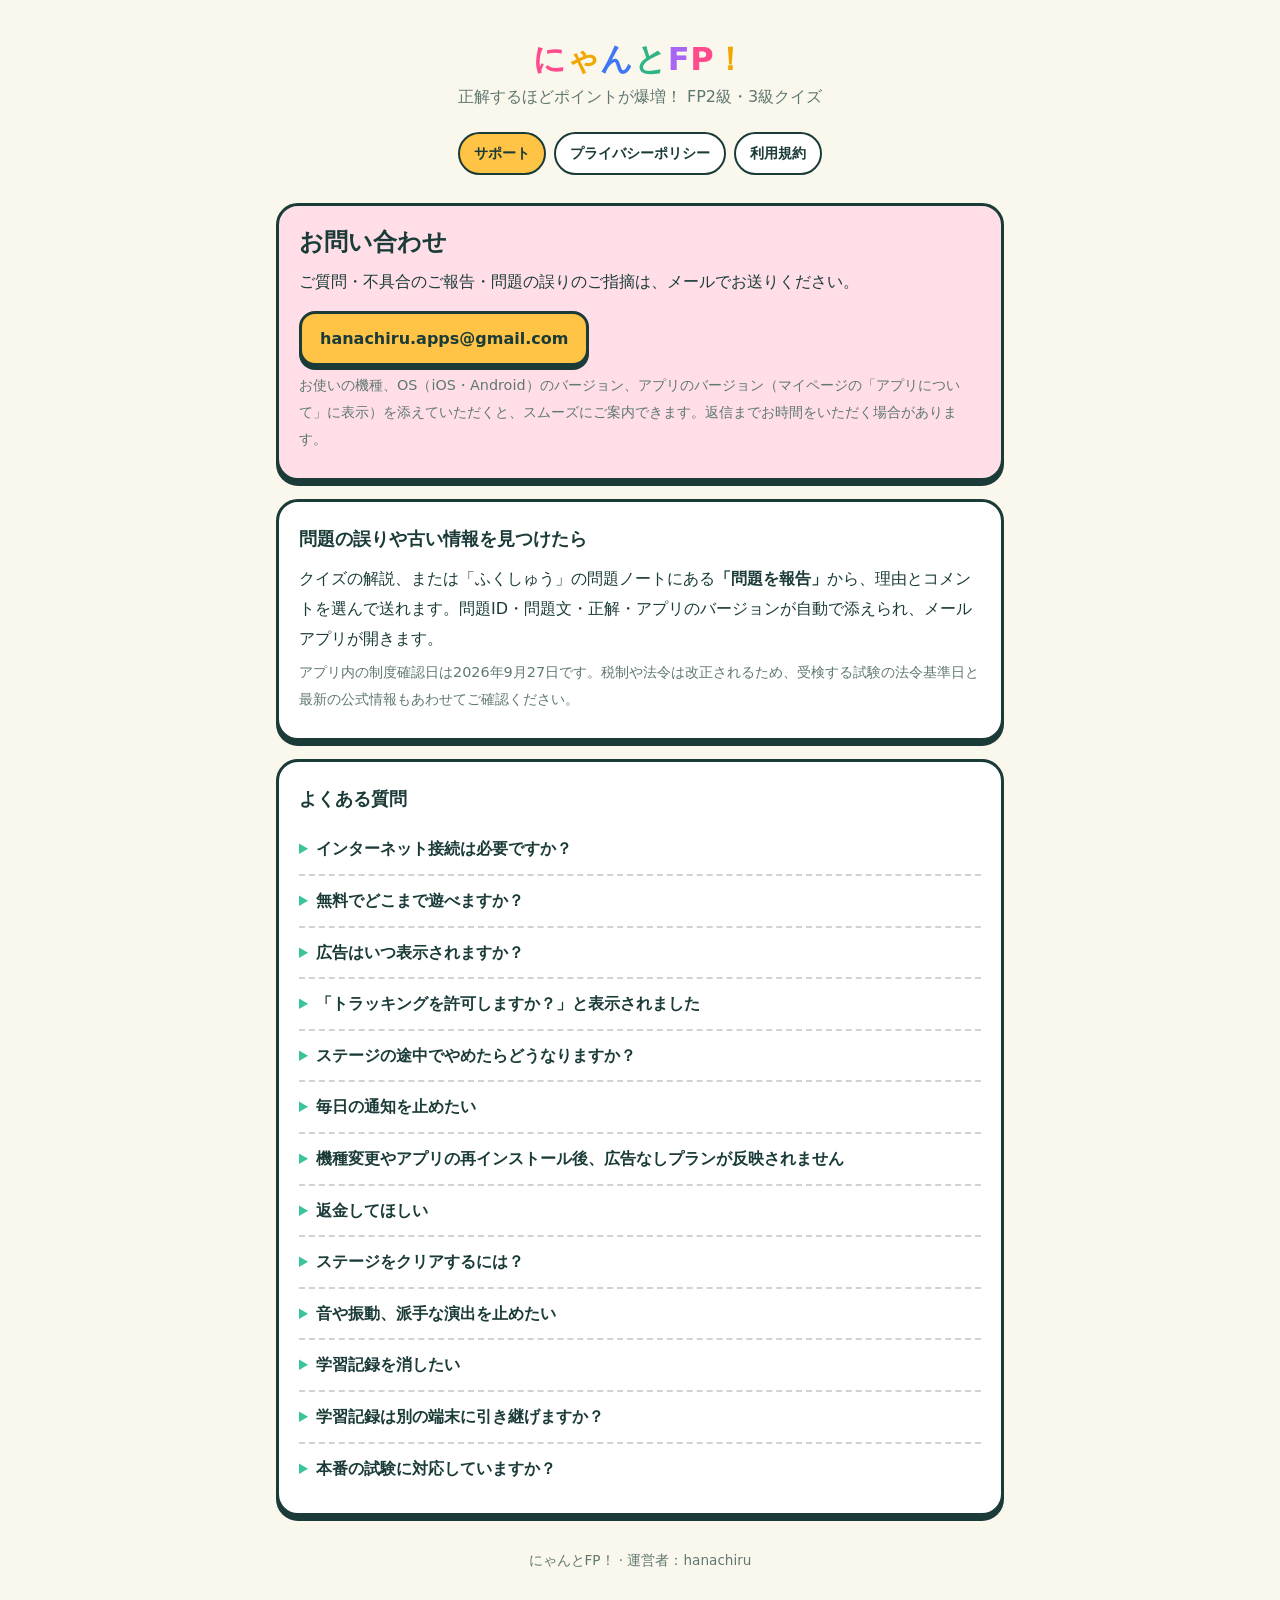
<file: index.html>
<!doctype html>
<html lang="ja">
<head>
<meta charset="utf-8">
<meta name="viewport" content="width=device-width, initial-scale=1">
<title>サポート | にゃんとFP！</title>
<meta name="description" content="FP2級・3級学習アプリ「にゃんとFP！」のサポートページです。よくある質問とお問い合わせ先をご案内します。">
<link rel="stylesheet" href="style.css">
</head>
<body>
<div class="wrap">
  <header>
    <p class="logo" aria-label="にゃんとFP！"><span>に</span><span>ゃ</span><span>ん</span><span>と</span><span>F</span><span>P</span><span>！</span></p>
    <p class="tagline">正解するほどポイントが爆増！ FP2級・3級クイズ</p>
    <nav>
      <a href="./" aria-current="page">サポート</a>
      <a href="privacy.html">プライバシーポリシー</a>
      <a href="terms.html">利用規約</a>
    </nav>
  </header>

  <section class="card pink">
    <h1>お問い合わせ</h1>
    <p>ご質問・不具合のご報告・問題の誤りのご指摘は、メールでお送りください。</p>
    <a class="button" href="mailto:hanachiru.apps@gmail.com?subject=%E3%80%90%E3%81%AB%E3%82%83%E3%82%93%E3%81%A8FP%EF%BC%81%E3%80%91%E3%81%8A%E5%95%8F%E3%81%84%E5%90%88%E3%82%8F%E3%81%9B">hanachiru.apps@gmail.com</a>
    <p class="muted">お使いの機種、OS（iOS・Android）のバージョン、アプリのバージョン（マイページの「アプリについて」に表示）を添えていただくと、スムーズにご案内できます。返信までお時間をいただく場合があります。</p>
  </section>

  <section class="card">
    <h2>問題の誤りや古い情報を見つけたら</h2>
    <p>クイズの解説、または「ふくしゅう」の問題ノートにある<strong>「問題を報告」</strong>から、理由とコメントを選んで送れます。問題ID・問題文・正解・アプリのバージョンが自動で添えられ、メールアプリが開きます。</p>
    <p class="muted">アプリ内の制度確認日は2026年9月27日です。税制や法令は改正されるため、受検する試験の法令基準日と最新の公式情報もあわせてご確認ください。</p>
  </section>

  <section class="card">
    <h2>よくある質問</h2>
    <details>
      <summary>インターネット接続は必要ですか？</summary>
      <p>クイズと学習記録はオフラインで利用できます（オフライン中は広告も表示されません）。アプリ内課金の購入・復元、メールでのお問い合わせには接続が必要です。</p>
    </details>
    <details>
      <summary>無料でどこまで遊べますか？</summary>
      <p>FP3級・FP2級の全50島・500ステージ（各級）をすべて無料で遊べます。無料版ではステージを何回か終えるごとに広告が表示されます。500円の買い切り「広告なしプラン」を購入すると、広告が表示されなくなります（FP3級・FP2級共通）。月額料金はかかりません。</p>
    </details>
    <details>
      <summary>広告はいつ表示されますか？</summary>
      <p>広告はクイズの途中には表示されません。ステージを終えて結果画面の「おわる」を押したときに、数ステージに1回表示されることがあります。最初の2ステージは表示されません。</p>
    </details>
    <details>
      <summary>「トラッキングを許可しますか？」と表示されました</summary>
      <p>広告の表示に使う確認です。「許可しない」を選んでもアプリのすべての機能を使えます（広告は表示されます）。あとから iPhoneの設定アプリの「プライバシーとセキュリティ」→「トラッキング」で変更できます。詳しくは<a href="privacy.html">プライバシーポリシー</a>をご覧ください。</p>
    </details>
    <details>
      <summary>ステージの途中でやめたらどうなりますか？</summary>
      <p>それまでに答えた問題の記録と経験値は保存されます。ステージのクリア判定は、10問すべてに答えたときに行います。</p>
    </details>
    <details>
      <summary>毎日の通知を止めたい</summary>
      <p>マイページの「毎日のリマインダー」をオフにしてください。通知する時刻（初期設定は22時）も同じ場所で変更できます。通知はその日まだステージをクリアしていないときだけ届きます。</p>
    </details>
    <details>
      <summary>機種変更やアプリの再インストール後、広告なしプランが反映されません</summary>
      <p>マイページまたは購入画面の<strong>「購入を復元」</strong>を押してください。購入時と同じApple ID（Androidは同じGoogleアカウント）でサインインしている端末で復元できます。</p>
    </details>
    <details>
      <summary>返金してほしい</summary>
      <p>アプリ内課金の代金はAppleが請求しています。返金はAppleの手続きからお申し込みください（<a href="https://reportaproblem.apple.com/">reportaproblem.apple.com</a>）。Android版はGoogle Playの「お支払いと定期購入」→「予算と履歴」から返金をリクエストできます。</p>
    </details>
    <details>
      <summary>ステージをクリアするには？</summary>
      <p>10問中50点以上でクリアとなり、次のステージが解放されます。90点で★2、100点で★3です。</p>
    </details>
    <details>
      <summary>音や振動、派手な演出を止めたい</summary>
      <p>マイページで「振動」「効果音」を切り替えられます。フラッシュや揺れなどの演出を控えめにしたい場合は、iOSの設定アプリの「アクセシビリティ」→「動作」→「視差効果を減らす」をオンにしてください。</p>
    </details>
    <details>
      <summary>学習記録を消したい</summary>
      <p>マイページの「学習データをすべて削除」から、端末内の記録を消去できます。元には戻せません。広告なしプランは「購入を復元」で戻せます。</p>
    </details>
    <details>
      <summary>学習記録は別の端末に引き継げますか？</summary>
      <p>学習記録は端末内に保存しており、現在は引き継ぎに対応していません。</p>
    </details>
    <details>
      <summary>本番の試験に対応していますか？</summary>
      <p>本アプリはFP3級・FP2級の学習を補助するオリジナル問題集です。本試験の出題形式・全範囲の再現や合格を保証するものではありません。日本FP協会・金融財政事情研究会などの公式・公認アプリではありません。</p>
    </details>
  </section>

  <footer>
    <p>にゃんとFP！ · 運営者：hanachiru</p>
  </footer>
</div>
</body>
</html>
</file>
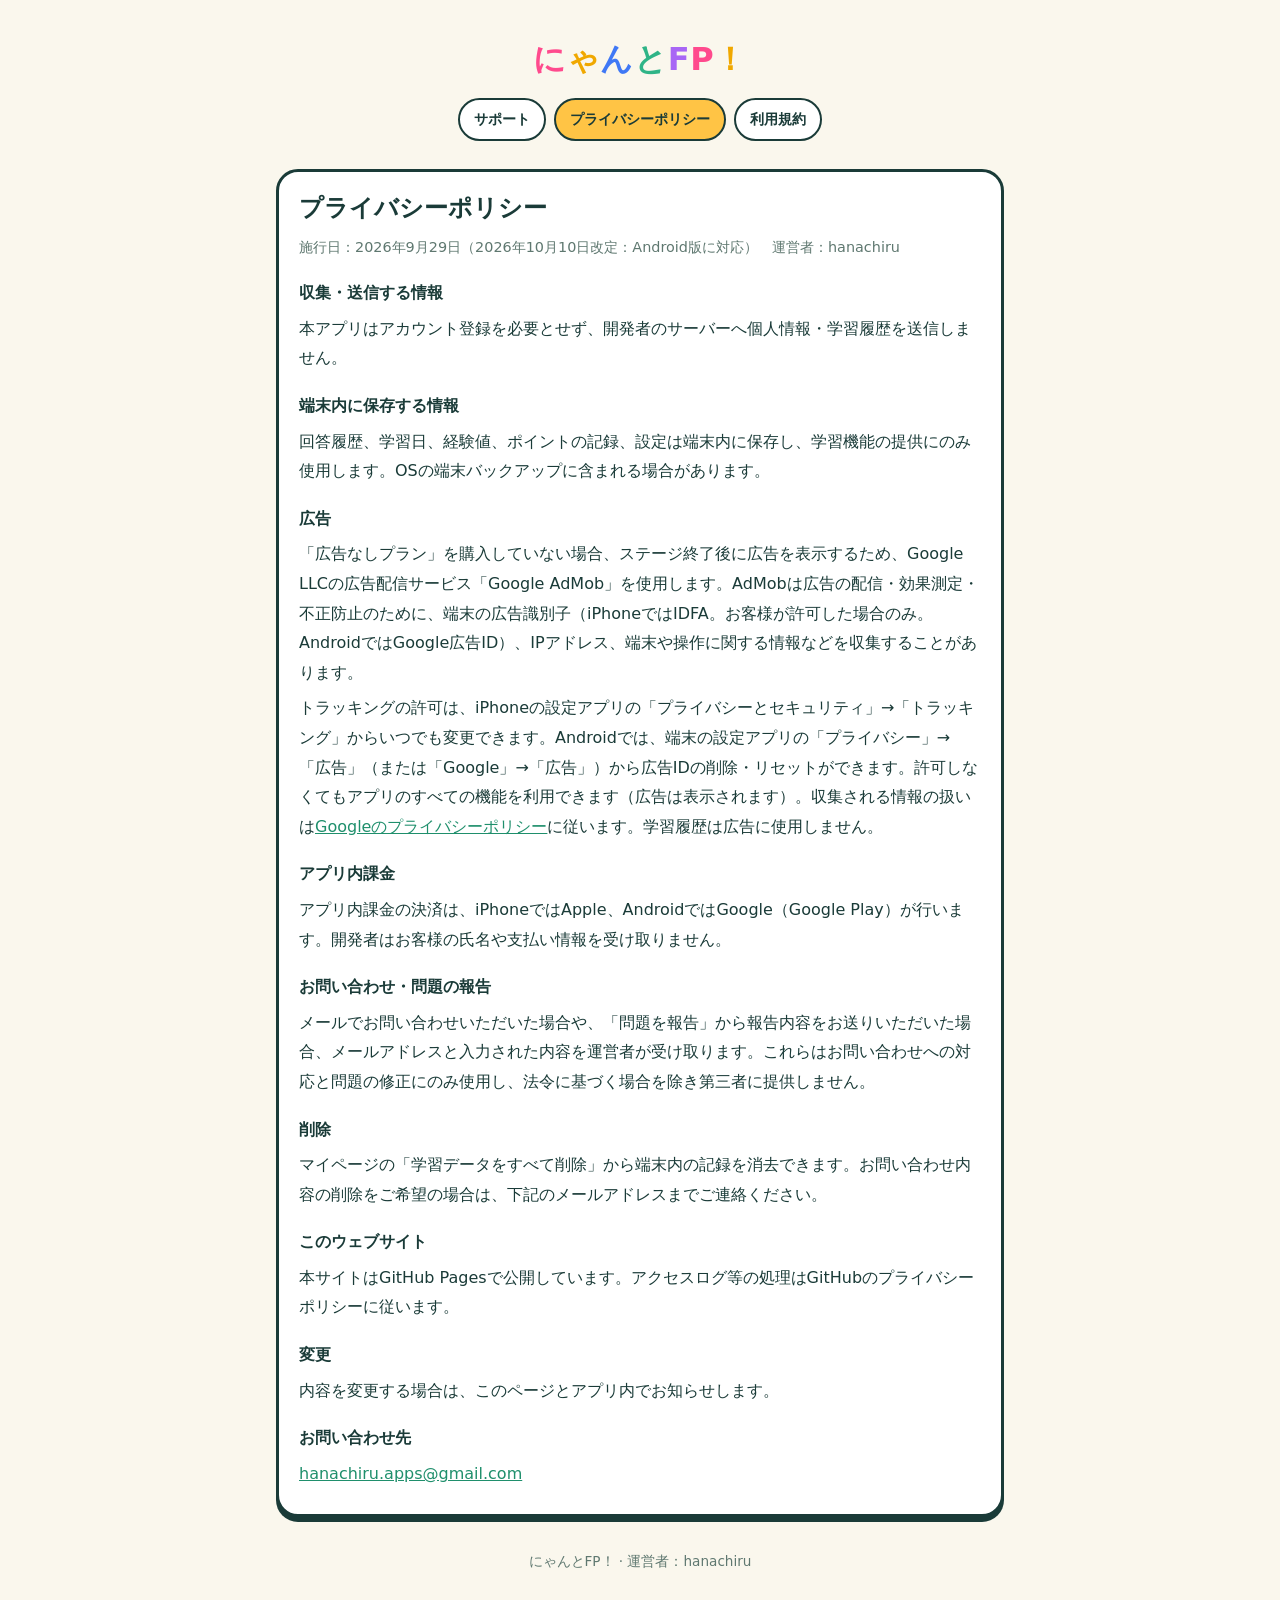
<file: privacy.html>
<!doctype html>
<html lang="ja">
<head>
<meta charset="utf-8">
<meta name="viewport" content="width=device-width, initial-scale=1">
<meta name="description" content="FP2級・3級学習アプリ「にゃんとFP！」のプライバシーポリシーです。">
<title>プライバシーポリシー | にゃんとFP！</title>
<link rel="stylesheet" href="style.css">
</head>
<body>
<div class="wrap">
  <header>
    <p class="logo" aria-label="にゃんとFP！"><span>に</span><span>ゃ</span><span>ん</span><span>と</span><span>F</span><span>P</span><span>！</span></p>
    <nav>
      <a href="./">サポート</a>
      <a href="privacy.html" aria-current="page">プライバシーポリシー</a>
      <a href="terms.html">利用規約</a>
    </nav>
  </header>
  <section class="card">
    <h1>プライバシーポリシー</h1>
    <p class="muted">施行日：2026年9月29日（2026年10月10日改定：Android版に対応）　運営者：hanachiru</p>
    <h3>収集・送信する情報</h3>
    <p>本アプリはアカウント登録を必要とせず、開発者のサーバーへ個人情報・学習履歴を送信しません。</p>
    <h3>端末内に保存する情報</h3>
    <p>回答履歴、学習日、経験値、ポイントの記録、設定は端末内に保存し、学習機能の提供にのみ使用します。OSの端末バックアップに含まれる場合があります。</p>
    <h3>広告</h3>
    <p>「広告なしプラン」を購入していない場合、ステージ終了後に広告を表示するため、Google LLCの広告配信サービス「Google AdMob」を使用します。AdMobは広告の配信・効果測定・不正防止のために、端末の広告識別子（iPhoneではIDFA。お客様が許可した場合のみ。AndroidではGoogle広告ID）、IPアドレス、端末や操作に関する情報などを収集することがあります。</p>
    <p>トラッキングの許可は、iPhoneの設定アプリの「プライバシーとセキュリティ」→「トラッキング」からいつでも変更できます。Androidでは、端末の設定アプリの「プライバシー」→「広告」（または「Google」→「広告」）から広告IDの削除・リセットができます。許可しなくてもアプリのすべての機能を利用できます（広告は表示されます）。収集される情報の扱いは<a href="https://policies.google.com/privacy">Googleのプライバシーポリシー</a>に従います。学習履歴は広告に使用しません。</p>
    <h3>アプリ内課金</h3>
    <p>アプリ内課金の決済は、iPhoneではApple、AndroidではGoogle（Google Play）が行います。開発者はお客様の氏名や支払い情報を受け取りません。</p>
    <h3>お問い合わせ・問題の報告</h3>
    <p>メールでお問い合わせいただいた場合や、「問題を報告」から報告内容をお送りいただいた場合、メールアドレスと入力された内容を運営者が受け取ります。これらはお問い合わせへの対応と問題の修正にのみ使用し、法令に基づく場合を除き第三者に提供しません。</p>
    <h3>削除</h3>
    <p>マイページの「学習データをすべて削除」から端末内の記録を消去できます。お問い合わせ内容の削除をご希望の場合は、下記のメールアドレスまでご連絡ください。</p>
    <h3>このウェブサイト</h3>
    <p>本サイトはGitHub Pagesで公開しています。アクセスログ等の処理はGitHubのプライバシーポリシーに従います。</p>
    <h3>変更</h3>
    <p>内容を変更する場合は、このページとアプリ内でお知らせします。</p>
    <h3>お問い合わせ先</h3>
    <p><a href="mailto:hanachiru.apps@gmail.com">hanachiru.apps@gmail.com</a></p>
  </section>
  <footer><p>にゃんとFP！ · 運営者：hanachiru</p></footer>
</div>
</body>
</html>
</file>
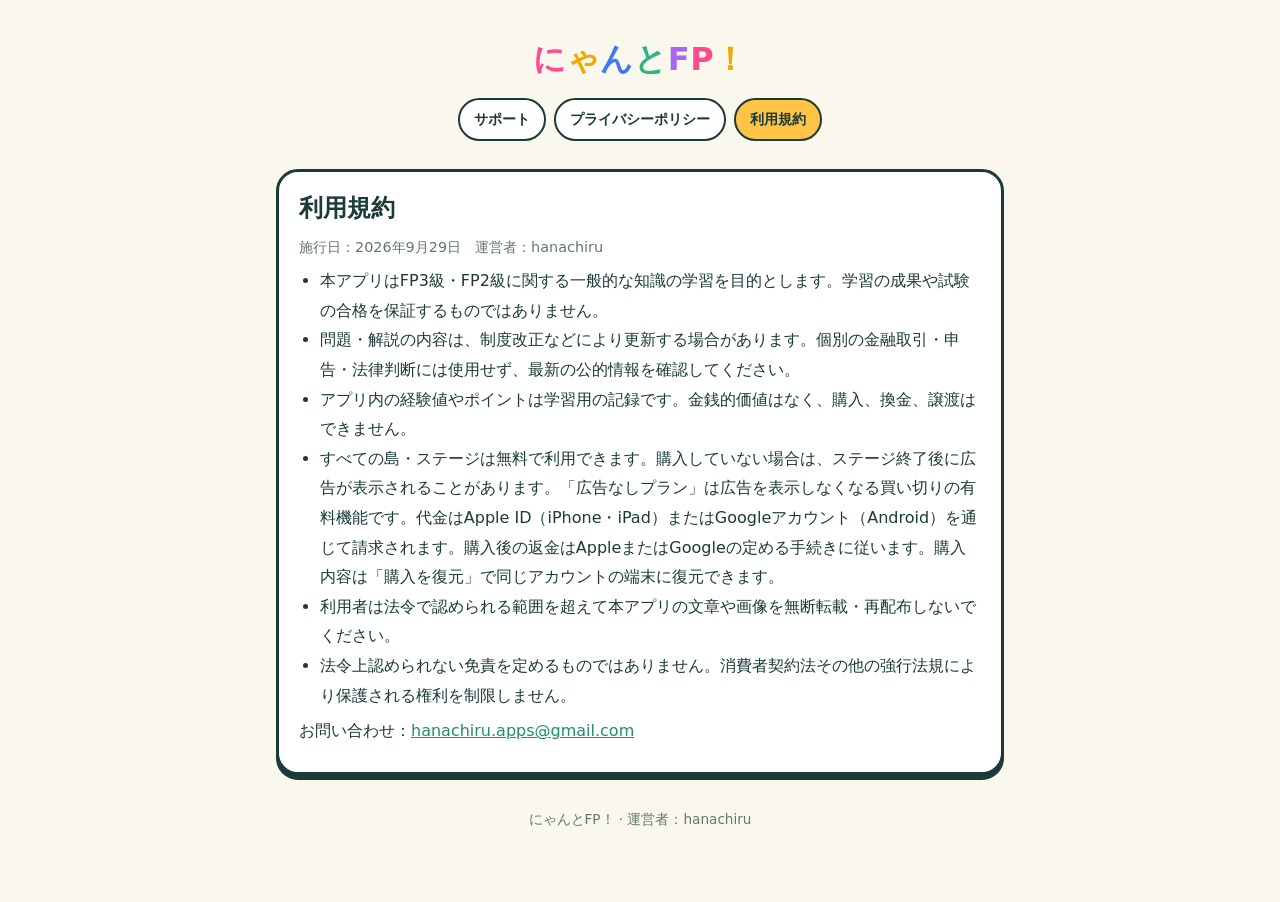
<file: terms.html>
<!doctype html>
<html lang="ja">
<head>
<meta charset="utf-8">
<meta name="viewport" content="width=device-width, initial-scale=1">
<meta name="description" content="FP2級・3級学習アプリ「にゃんとFP！」の利用規約です。">
<title>利用規約 | にゃんとFP！</title>
<link rel="stylesheet" href="style.css">
</head>
<body>
<div class="wrap">
  <header>
    <p class="logo" aria-label="にゃんとFP！"><span>に</span><span>ゃ</span><span>ん</span><span>と</span><span>F</span><span>P</span><span>！</span></p>
    <nav>
      <a href="./">サポート</a>
      <a href="privacy.html">プライバシーポリシー</a>
      <a href="terms.html" aria-current="page">利用規約</a>
    </nav>
  </header>
  <section class="card">
    <h1>利用規約</h1>
    <p class="muted">施行日：2026年9月29日　運営者：hanachiru</p>
    <ul>
      <li>本アプリはFP3級・FP2級に関する一般的な知識の学習を目的とします。学習の成果や試験の合格を保証するものではありません。</li>
      <li>問題・解説の内容は、制度改正などにより更新する場合があります。個別の金融取引・申告・法律判断には使用せず、最新の公的情報を確認してください。</li>
      <li>アプリ内の経験値やポイントは学習用の記録です。金銭的価値はなく、購入、換金、譲渡はできません。</li>
      <li>すべての島・ステージは無料で利用できます。購入していない場合は、ステージ終了後に広告が表示されることがあります。「広告なしプラン」は広告を表示しなくなる買い切りの有料機能です。代金はApple ID（iPhone・iPad）またはGoogleアカウント（Android）を通じて請求されます。購入後の返金はAppleまたはGoogleの定める手続きに従います。購入内容は「購入を復元」で同じアカウントの端末に復元できます。</li>
      <li>利用者は法令で認められる範囲を超えて本アプリの文章や画像を無断転載・再配布しないでください。</li>
      <li>法令上認められない免責を定めるものではありません。消費者契約法その他の強行法規により保護される権利を制限しません。</li>
    </ul>
    <p>お問い合わせ：<a href="mailto:hanachiru.apps@gmail.com">hanachiru.apps@gmail.com</a></p>
  </section>
  <footer><p>にゃんとFP！ · 運営者：hanachiru</p></footer>
</div>
</body>
</html>
</file>
<file: style.css>
:root {
  --ink: #1a3b38;
  --muted: #5f7870;
  --cream: #faf7ed;
  --mint: #3bc49c;
  --gold: #ffc445;
  --pink: #ffdee8;
  --card: #ffffff;
  --line: #1a3b38;
}
@media (prefers-color-scheme: dark) {
  :root {
    --ink: #eef5f2;
    --muted: #a7bbb4;
    --cream: #13211f;
    --card: #1c2e2b;
    --pink: #3a2630;
    --line: #0a1413;
  }
}
* { box-sizing: border-box; }
body {
  margin: 0;
  background: var(--cream);
  color: var(--ink);
  font: 16px/1.85 "Hiragino Sans", "Hiragino Kaku Gothic ProN", system-ui, sans-serif;
  -webkit-text-size-adjust: 100%;
}
.wrap { max-width: 760px; margin: 0 auto; padding: 32px 16px 64px; }
header { text-align: center; margin-bottom: 28px; }
.logo { font: 900 2rem/1.2 "Hiragino Maru Gothic ProN", "Hiragino Sans", system-ui, sans-serif; letter-spacing: .02em; margin: 8px 0 4px; }
.logo span:nth-child(5n+1) { color: #ff4a8d; }
.logo span:nth-child(5n+2) { color: #f0a800; }
.logo span:nth-child(5n+3) { color: #3f78f5; }
.logo span:nth-child(5n+4) { color: #2fb487; }
.logo span:nth-child(5n+5) { color: #a866f5; }
.tagline { color: var(--muted); margin: 0; }
nav { display: flex; flex-wrap: wrap; gap: 8px; justify-content: center; margin: 20px 0 0; }
nav a {
  color: var(--ink); text-decoration: none; font-weight: 700; font-size: .9rem;
  padding: 6px 14px; border: 2px solid var(--line); border-radius: 999px; background: var(--card);
}
nav a[aria-current="page"] { background: var(--gold); color: #1a3b38; }
.card {
  background: var(--card); border: 3px solid var(--line); border-radius: 22px;
  padding: 20px; margin: 18px 0; box-shadow: 0 5px 0 var(--line);
}
.card.pink { background: var(--pink); }
h1 { font-size: 1.5rem; line-height: 1.4; margin: 0 0 8px; }
h2 { font-size: 1.15rem; margin: 0 0 8px; }
h3 { font-size: 1rem; margin: 18px 0 4px; }
p { margin: 6px 0; }
.muted { color: var(--muted); font-size: .9rem; }
a { color: #1f8f6c; }
@media (prefers-color-scheme: dark) { a { color: #6fdcb8; } }
.button {
  display: inline-block; text-decoration: none; font-weight: 800; color: #1a3b38;
  background: var(--gold); border: 3px solid var(--line); border-radius: 16px;
  padding: 10px 18px; box-shadow: 0 4px 0 var(--line); margin-top: 8px; word-break: break-all;
}
details { border-top: 2px dashed rgba(127,127,127,.35); padding: 10px 0; }
details:first-of-type { border-top: 0; }
summary { cursor: pointer; font-weight: 800; }
summary::marker { color: var(--mint); }
ul { padding-left: 1.3em; margin: 6px 0; }
footer { text-align: center; color: var(--muted); font-size: .85rem; margin-top: 32px; }
</file>
